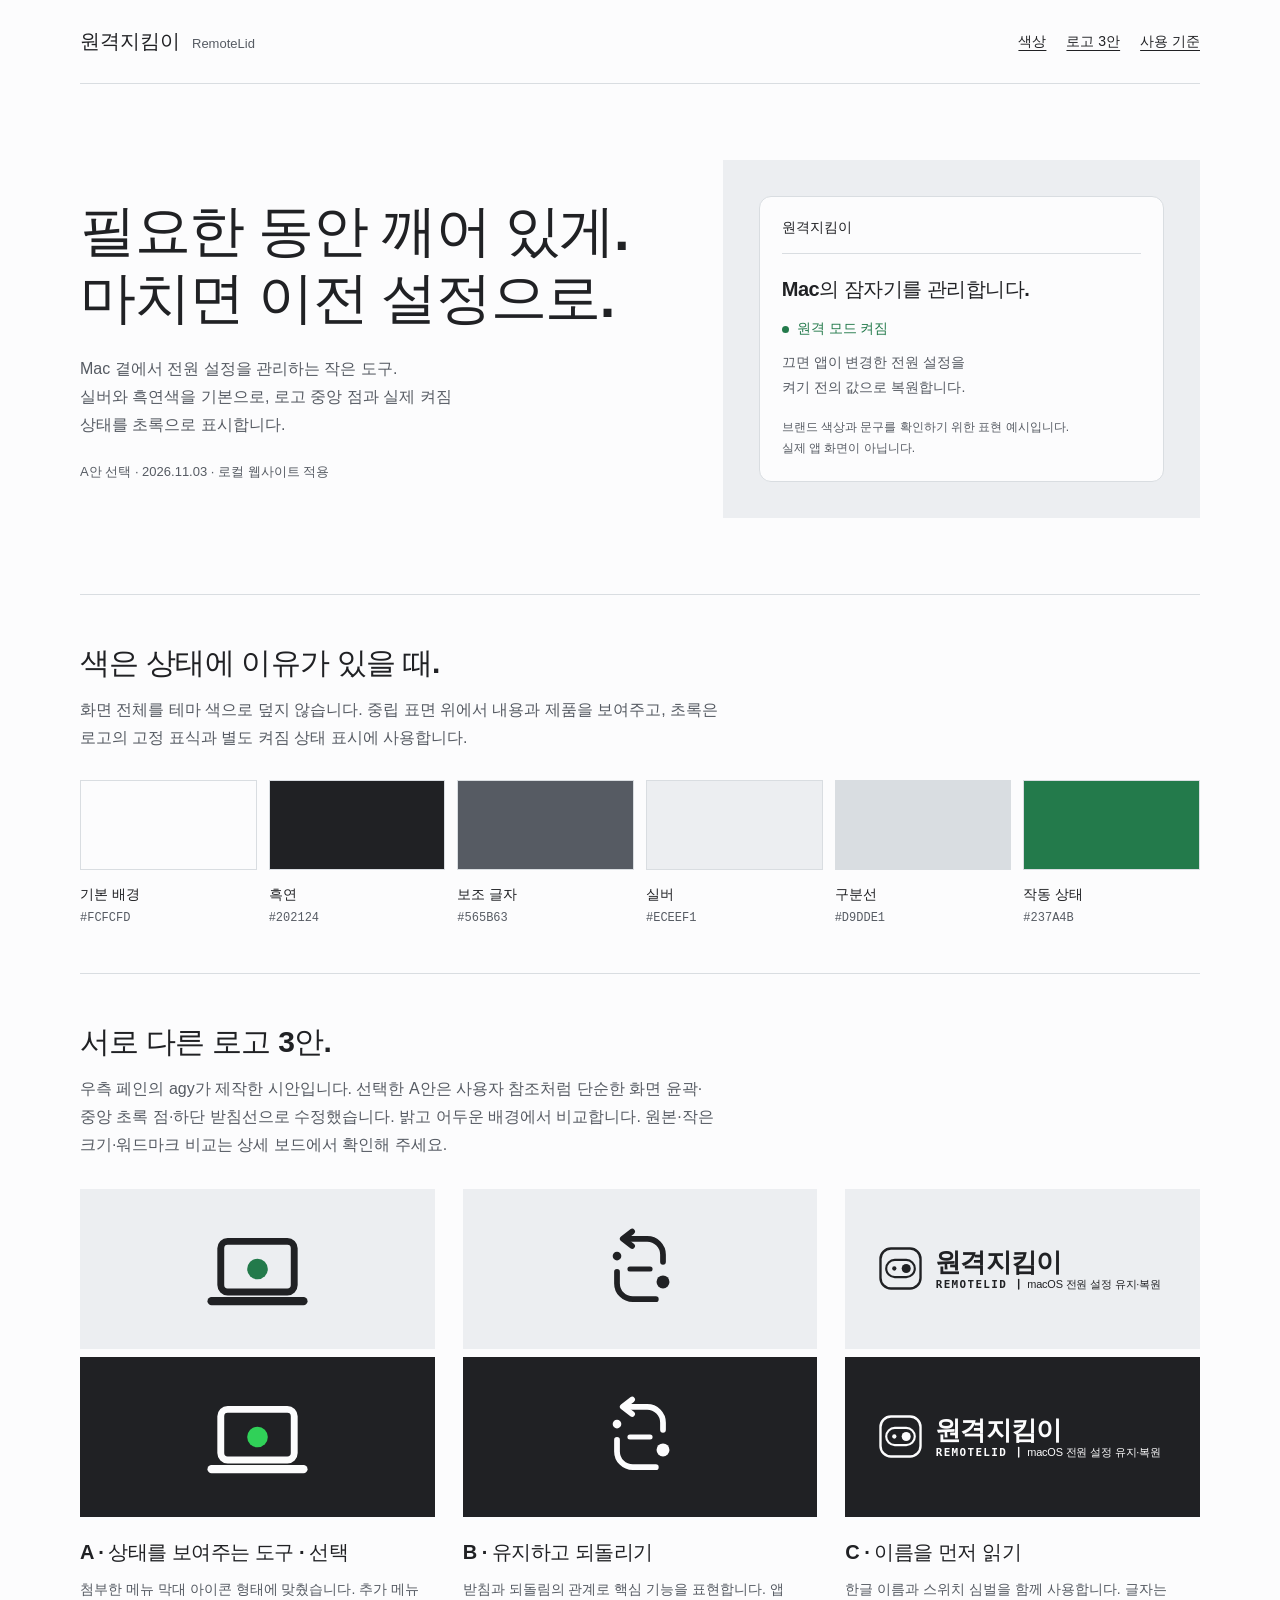
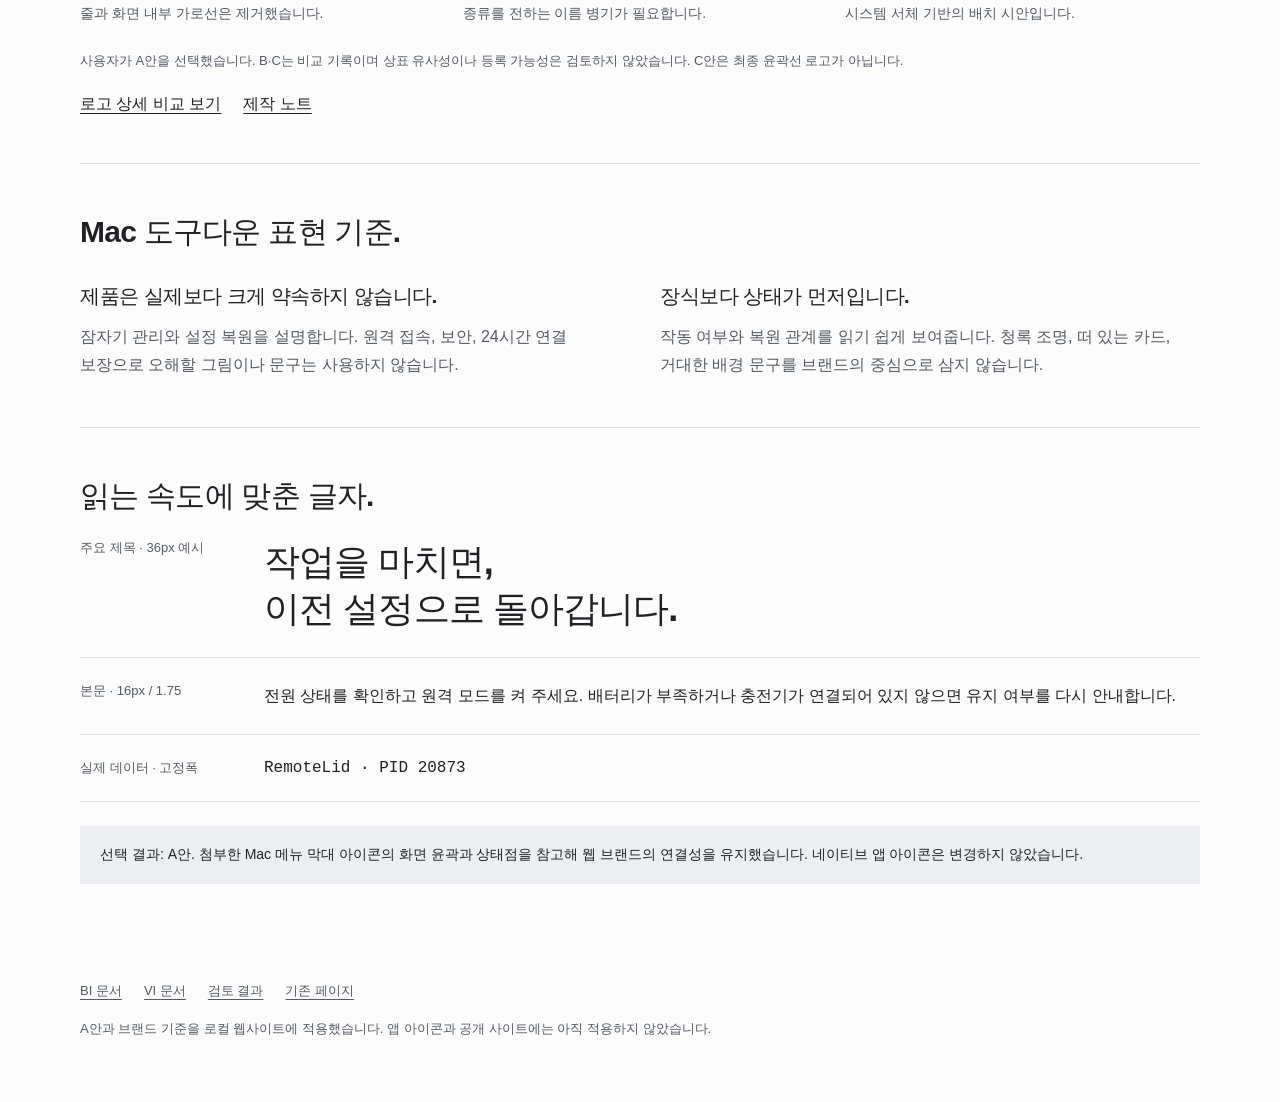
<file: docs/brand/preview.html>
<!doctype html>
<html lang="ko">
<head>
<meta charset="utf-8"><meta name="viewport" content="width=device-width,initial-scale=1">
<title>원격지킴이 · 브랜드 검토 보드</title>
<style>
:root{color-scheme:light;--canvas:#fcfcfd;--ink:#202124;--secondary:#565b63;--silver:#eceef1;--line:#d9dde1;--active:#237a4b;font-family:-apple-system,BlinkMacSystemFont,"Apple SD Gothic Neo","Malgun Gothic",sans-serif;color:var(--ink);background:var(--canvas);font-synthesis:none}
*{box-sizing:border-box}body{margin:0}a{color:inherit;text-underline-offset:4px}a:focus-visible{outline:2px solid var(--ink);outline-offset:4px}::selection{background:#d9dde1;color:#202124}h1,h2,h3,p{margin:0;word-break:keep-all;overflow-wrap:anywhere}p{line-height:1.75}h1,h2,h3{letter-spacing:-.025em}h1{font-size:clamp(34px,4.4vw,56px);line-height:1.2;font-weight:700}h2{font-size:30px;line-height:1.3}h3{font-size:20px;line-height:1.5}small{font-size:13px}.wrap{width:min(1120px,calc(100% - 48px));margin:auto}header{display:flex;justify-content:space-between;align-items:center;gap:24px;padding:28px 0;border-bottom:1px solid var(--line)}.name{font-size:20px;font-weight:700}.name span{font-size:13px;color:var(--secondary);font-weight:400;margin-left:12px}nav{display:flex;gap:20px;font-size:14px}.hero{display:grid;grid-template-columns:1.2fr 1fr;gap:70px;padding:76px 0;align-items:center}.hero p{margin-top:24px;max-width:44ch;color:var(--secondary)}.meta{display:block;margin-top:24px;color:var(--secondary)}.sample{background:var(--silver);padding:36px}.window{background:var(--canvas);border:1px solid var(--line);border-radius:12px;padding:22px}.window-title{font-size:14px;padding-bottom:16px;border-bottom:1px solid var(--line)}.window h3{margin-top:20px}.state{display:flex;align-items:center;gap:8px;font-size:14px;margin-top:16px;color:var(--active);font-weight:600}.dot{width:7px;height:7px;border-radius:50%;background:currentColor}.window p{font-size:14px;margin-top:12px}.window .hint{font-size:12px;margin-top:18px;color:var(--secondary)}section{padding:48px 0;border-top:1px solid var(--line);scroll-margin-top:24px}.intro{margin-top:14px;color:var(--secondary);max-width:72ch}.swatches{display:grid;grid-template-columns:repeat(6,1fr);margin-top:28px;gap:12px}.swatch-color{height:90px;border:1px solid var(--line);margin-bottom:12px}.swatches p{font-size:14px;font-weight:600}.swatches code{font-size:12px;color:var(--secondary)}.logos{display:grid;grid-template-columns:repeat(3,minmax(0,1fr));gap:28px;margin-top:30px}.logo-light,.logo-dark{display:flex;align-items:center;justify-content:center;height:160px;padding:24px}.logo-light{background:var(--silver)}.logo-dark{background:var(--ink);margin-top:8px}.logos img{max-width:100%;width:110px;height:92px;object-fit:contain}.logos .wordmark{width:100%;height:auto}.logos h3{margin-top:20px}.logos p{font-size:14px;color:var(--secondary);margin-top:10px}.logo-note{font-size:13px;color:var(--secondary);margin-top:24px}.principles{display:grid;grid-template-columns:1fr 1fr;gap:40px;margin-top:30px}.principles p{margin-top:12px;color:var(--secondary)}.type-example{display:grid;grid-template-columns:160px 1fr;gap:24px;padding:24px 0;border-bottom:1px solid var(--line)}.type-example:last-child{border:0}.type-label{font-size:13px;color:var(--secondary)}.display{font-size:36px;line-height:1.3;font-weight:700;letter-spacing:-.025em}.body{font-size:16px;line-height:1.75}footer{padding:28px 0 60px;color:var(--secondary);font-size:13px}.links{display:flex;gap:22px;flex-wrap:wrap;margin-top:22px}.callout{margin-top:24px;padding:20px;background:var(--silver);font-size:14px}code{font-family:ui-monospace,"SFMono-Regular",monospace} @media(max-width:760px){.hero{grid-template-columns:1fr;gap:32px;padding:44px 0}.wrap{width:calc(100% - 32px)}header{align-items:flex-start}.name span{display:block;margin:4px 0 0}nav{gap:12px;font-size:13px}.swatches{grid-template-columns:repeat(3,1fr)}.logos,.principles{grid-template-columns:1fr}.sample{padding:20px}.type-example{grid-template-columns:1fr;gap:10px}.display{font-size:30px}}
</style>
</head>
<body>
<div class="wrap">
<header><div class="name">원격지킴이<span>RemoteLid</span></div><nav aria-label="브랜드 보드"><a href="#colors">색상</a><a href="#logos">로고 3안</a><a href="#rules">사용 기준</a></nav></header>
<main>
<div class="hero"><div><h1>필요한 동안 깨어 있게.<br>마치면 이전 설정으로.</h1><p>Mac 곁에서 전원 설정을 관리하는 작은 도구.<br>실버와 흑연색을 기본으로, 로고 중앙 점과 실제 켜짐 상태를 초록으로 표시합니다.</p><small class="meta">A안 선택 · 2026.11.03 · 로컬 웹사이트 적용</small></div><div class="sample"><div class="window"><div class="window-title">원격지킴이</div><h3>Mac의 잠자기를 관리합니다.</h3><div class="state"><span class="dot" aria-hidden="true"></span>원격 모드 켜짐</div><p>끄면 앱이 변경한 전원 설정을<br>켜기 전의 값으로 복원합니다.</p><p class="hint">브랜드 색상과 문구를 확인하기 위한 표현 예시입니다. 실제 앱 화면이 아닙니다.</p></div></div></div>
<section id="colors"><h2>색은 상태에 이유가 있을 때.</h2><p class="intro">화면 전체를 테마 색으로 덮지 않습니다. 중립 표면 위에서 내용과 제품을 보여주고, 초록은 로고의 고정 표식과 별도 켜짐 상태 표시에 사용합니다.</p><div class="swatches">
<div><div class="swatch-color" style="background:#fcfcfd"></div><p>기본 배경</p><code>#FCFCFD</code></div>
<div><div class="swatch-color" style="background:#202124"></div><p>흑연</p><code>#202124</code></div>
<div><div class="swatch-color" style="background:#565b63"></div><p>보조 글자</p><code>#565B63</code></div>
<div><div class="swatch-color" style="background:#eceef1"></div><p>실버</p><code>#ECEEF1</code></div>
<div><div class="swatch-color" style="background:#d9dde1"></div><p>구분선</p><code>#D9DDE1</code></div>
<div><div class="swatch-color" style="background:#237a4b"></div><p>작동 상태</p><code>#237A4B</code></div>
</div></section>
<section id="logos"><h2>서로 다른 로고 3안.</h2><p class="intro">우측 페인의 agy가 제작한 시안입니다. 선택한 A안은 사용자 참조처럼 단순한 화면 윤곽·중앙 초록 점·하단 받침선으로 수정했습니다. 밝고 어두운 배경에서 비교합니다. 원본·작은 크기·워드마크 비교는 상세 보드에서 확인해 주세요.</p>
<div class="logos">
<article><div class="logo-light"><img src="logos/logo-a.svg" alt="수정 A안: 화면 윤곽과 중앙 초록 점"></div><div class="logo-dark"><img src="logos/logo-a-reverse.svg" alt="A안 밝은 반전"></div><h3>A · 상태를 보여주는 도구 · 선택</h3><p>첨부한 메뉴 막대 아이콘 형태에 맞췄습니다. 추가 메뉴 줄과 화면 내부 가로선은 제거했습니다.</p></article>
<article><div class="logo-light"><img src="logos/logo-b-mono.svg" alt="B안 단색: 유지와 복원 심벌"></div><div class="logo-dark"><img src="logos/logo-b-reverse.svg" alt="B안 밝은 반전"></div><h3>B · 유지하고 되돌리기</h3><p>받침과 되돌림의 관계로 핵심 기능을 표현합니다. 앱 종류를 전하는 이름 병기가 필요합니다.</p></article>
<article><div class="logo-light"><img class="wordmark" src="logos/logo-c-mono.svg" alt="C안 단색: 원격지킴이 한글 워드마크"></div><div class="logo-dark"><img class="wordmark" src="logos/logo-c-reverse.svg" alt="C안 밝은 반전"></div><h3>C · 이름을 먼저 읽기</h3><p>한글 이름과 스위치 심벌을 함께 사용합니다. 글자는 시스템 서체 기반의 배치 시안입니다.</p></article>
</div><p class="logo-note">사용자가 A안을 선택했습니다. B·C는 비교 기록이며 상표 유사성이나 등록 가능성은 검토하지 않았습니다. C안은 최종 윤곽선 로고가 아닙니다.</p><div class="links"><a href="logos/preview.html">로고 상세 비교 보기</a><a href="logos/NOTES.md">제작 노트</a></div></section>
<section id="rules"><h2>Mac 도구다운 표현 기준.</h2><div class="principles"><div><h3>제품은 실제보다 크게 약속하지 않습니다.</h3><p>잠자기 관리와 설정 복원을 설명합니다. 원격 접속, 보안, 24시간 연결 보장으로 오해할 그림이나 문구는 사용하지 않습니다.</p></div><div><h3>장식보다 상태가 먼저입니다.</h3><p>작동 여부와 복원 관계를 읽기 쉽게 보여줍니다. 청록 조명, 떠 있는 카드, 거대한 배경 문구를 브랜드의 중심으로 삼지 않습니다.</p></div></div></section>
<section><h2>읽는 속도에 맞춘 글자.</h2><div class="type-example"><span class="type-label">주요 제목 · 36px 예시</span><div class="display">작업을 마치면,<br>이전 설정으로 돌아갑니다.</div></div><div class="type-example"><span class="type-label">본문 · 16px / 1.75</span><p class="body">전원 상태를 확인하고 원격 모드를 켜 주세요. 배터리가 부족하거나 충전기가 연결되어 있지 않으면 유지 여부를 다시 안내합니다.</p></div><div class="type-example"><span class="type-label">실제 데이터 · 고정폭</span><code>RemoteLid · PID 20873</code></div><div class="callout">선택 결과: A안. 첨부한 Mac 메뉴 막대 아이콘의 화면 윤곽과 상태점을 참고해 웹 브랜드의 연결성을 유지했습니다. 네이티브 앱 아이콘은 변경하지 않았습니다.</div></section>
</main><footer><div class="links"><a href="BRAND.md">BI 문서</a><a href="DESIGN.md">VI 문서</a><a href="REVIEW.md">검토 결과</a><a href="../../website/index.html">기존 페이지</a></div><p style="margin-top:18px">A안과 브랜드 기준을 로컬 웹사이트에 적용했습니다. 앱 아이콘과 공개 사이트에는 아직 적용하지 않았습니다.</p></footer>
</div>
</body></html>
</file>
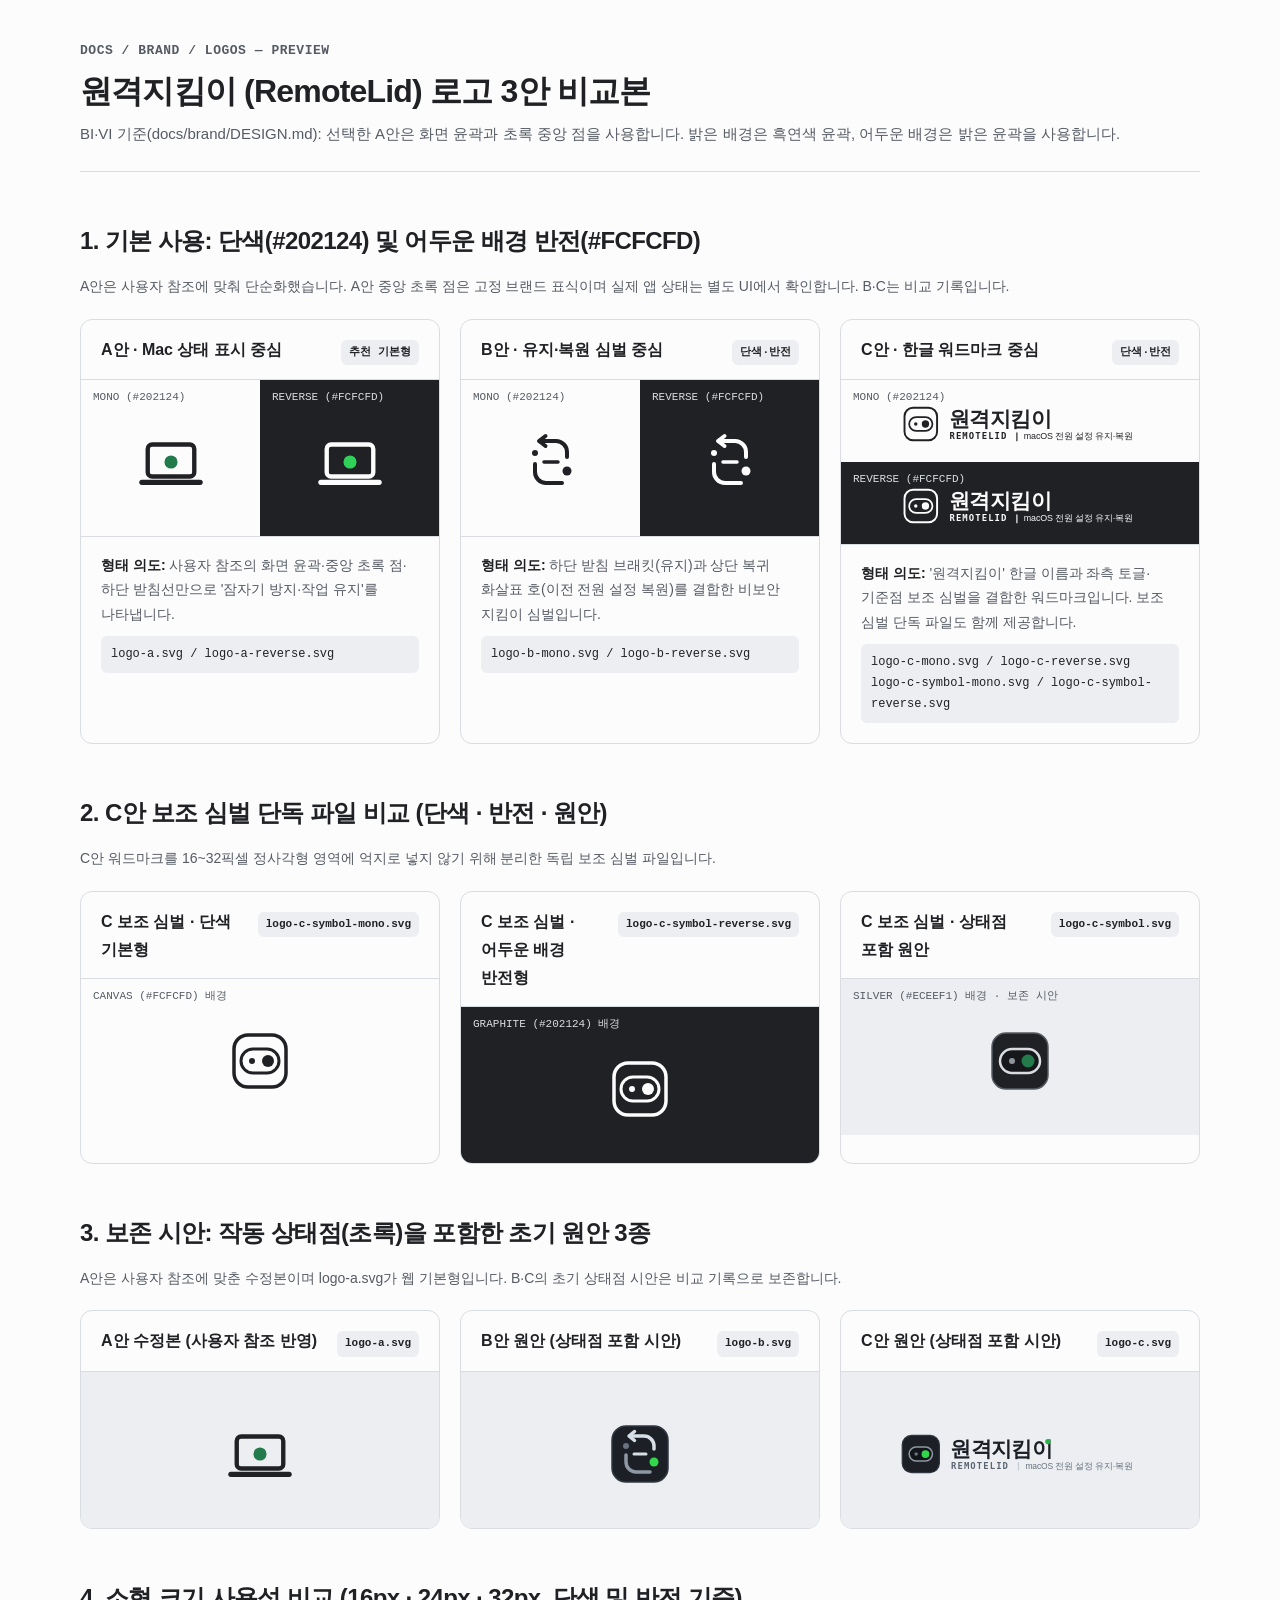
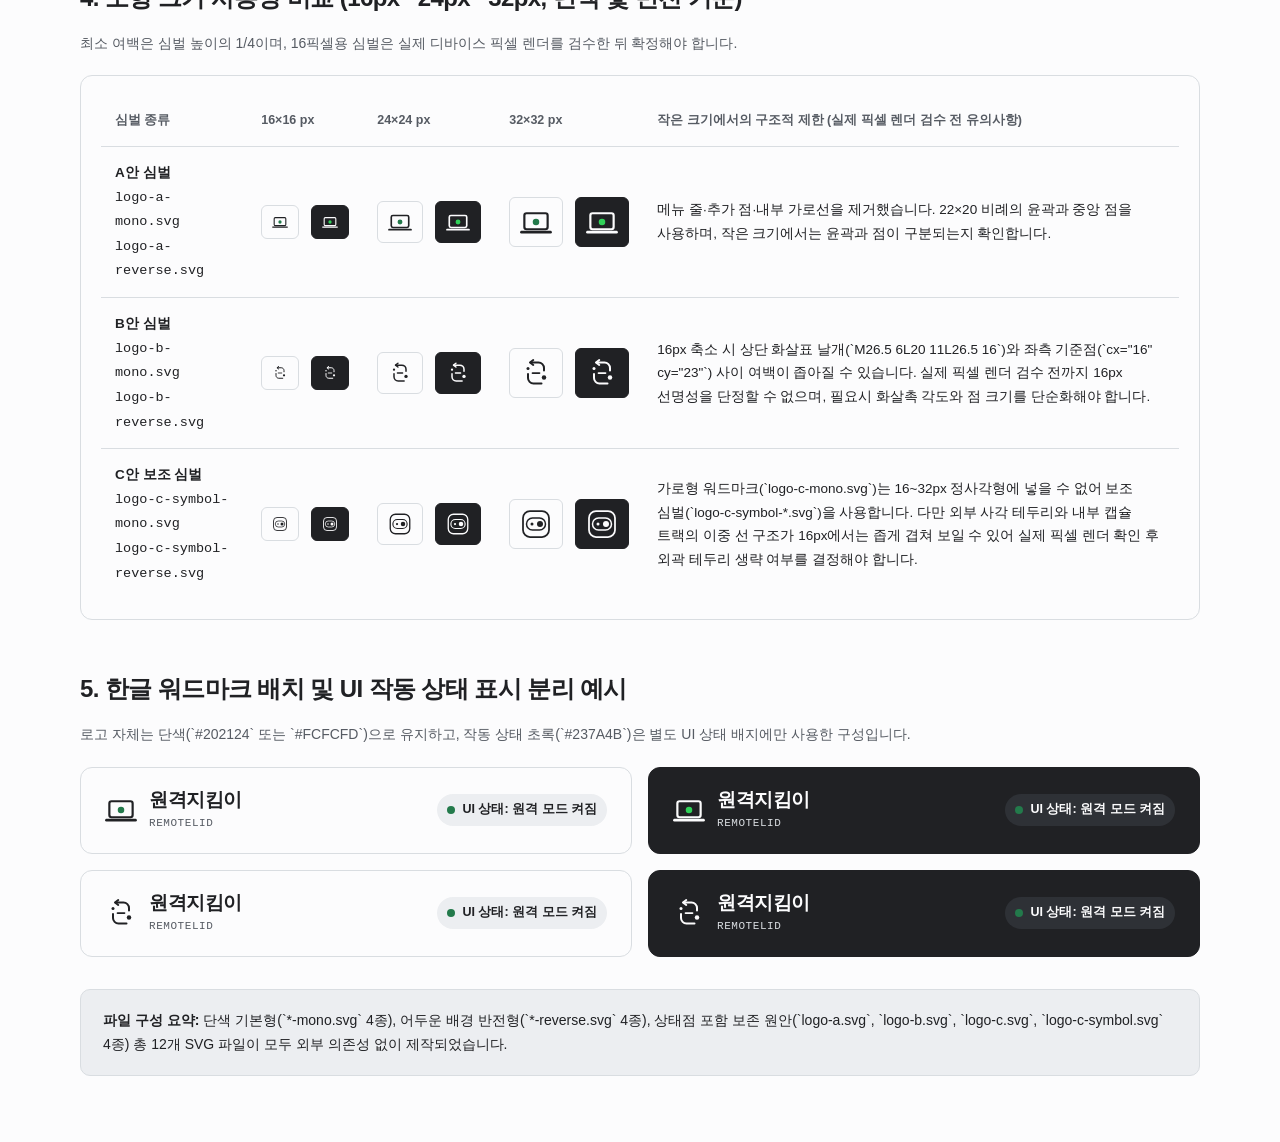
<file: docs/brand/logos/preview.html>
<!doctype html>
<html lang="ko">
<head>
  <meta charset="utf-8">
  <meta name="viewport" content="width=device-width, initial-scale=1">
  <title>원격지킴이 (RemoteLid) 로고 3안 비교본 — 단색·반전·원안</title>
  <style>
    :root {
      /* docs/brand/DESIGN.md 색상 토큰 준수 */
      --canvas: #FCFCFD;
      --graphite: #202124;
      --secondary: #565B63;
      --silver: #ECEEF1;
      --line: #D9DDE1;
      --active: #237A4B;
    }
    * { box-sizing: border-box; }
    body {
      margin: 0;
      padding: 40px 24px 80px;
      font-family: -apple-system, BlinkMacSystemFont, "Apple SD Gothic Neo", sans-serif;
      color: var(--graphite);
      background: var(--canvas);
      line-height: 1.75;
      font-size: 16px;
      word-break: keep-all;
    }
    .container {
      max-width: 1120px;
      margin: 0 auto;
    }
    header {
      border-bottom: 1px solid var(--line);
      padding-bottom: 24px;
      margin-bottom: 36px;
    }
    .eyebrow {
      font-family: ui-monospace, "SFMono-Regular", monospace;
      font-size: 13px;
      font-weight: 600;
      color: var(--secondary);
      letter-spacing: 0.04em;
      margin: 0 0 8px;
    }
    h1 {
      margin: 0 0 10px;
      font-size: 32px;
      font-weight: 700;
      letter-spacing: -0.025em;
      line-height: 1.25;
    }
    header p {
      margin: 0;
      color: var(--secondary);
      font-size: 15px;
    }
    .section-title {
      font-size: 24px;
      font-weight: 700;
      margin: 48px 0 12px;
      letter-spacing: -0.025em;
    }
    .section-desc {
      margin: 0 0 20px;
      font-size: 14px;
      color: var(--secondary);
    }
    .grid-3 {
      display: grid;
      grid-template-columns: repeat(3, minmax(0, 1fr));
      gap: 20px;
    }
    @media (max-width: 920px) {
      .grid-3 { grid-template-columns: 1fr; }
    }
    .card {
      background: var(--canvas);
      border: 1px solid var(--line);
      border-radius: 12px;
      overflow: hidden;
      display: flex;
      flex-direction: column;
    }
    .card-header {
      padding: 16px 20px 14px;
      border-bottom: 1px solid var(--line);
      display: flex;
      justify-content: space-between;
      align-items: baseline;
      gap: 10px;
    }
    .card-header h3 {
      margin: 0;
      font-size: 16px;
      font-weight: 700;
    }
    .badge {
      font-family: ui-monospace, "SFMono-Regular", monospace;
      font-size: 11px;
      padding: 3px 8px;
      border-radius: 6px;
      background: var(--silver);
      color: var(--graphite);
      font-weight: 600;
      white-space: nowrap;
    }
    .stage-pair {
      display: grid;
      grid-template-columns: 1fr 1fr;
      border-bottom: 1px solid var(--line);
    }
    .stage-stack {
      display: grid;
      grid-template-rows: 1fr 1fr;
      border-bottom: 1px solid var(--line);
    }
    .stage {
      min-height: 156px;
      display: flex;
      flex-direction: column;
      align-items: center;
      justify-content: center;
      padding: 28px 16px 20px;
      position: relative;
    }
    .stage.light {
      background: var(--canvas);
      color: var(--graphite);
    }
    .stage.silver {
      background: var(--silver);
      color: var(--graphite);
    }
    .stage.dark {
      background: var(--graphite);
      color: var(--canvas);
    }
    .stage-label {
      position: absolute;
      top: 8px;
      left: 12px;
      font-family: ui-monospace, "SFMono-Regular", monospace;
      font-size: 11px;
      color: var(--secondary);
    }
    .stage.dark .stage-label {
      color: #D9DDE1;
    }
    .card-body {
      padding: 16px 20px 20px;
      font-size: 14px;
      color: var(--secondary);
      flex: 1;
    }
    .card-body p {
      margin: 0 0 8px;
    }
    .card-body p:last-child {
      margin-bottom: 0;
    }
    .card-body strong {
      color: var(--graphite);
    }
    .file-list {
      font-family: ui-monospace, "SFMono-Regular", monospace;
      font-size: 12px;
      color: var(--graphite);
      background: var(--silver);
      padding: 8px 10px;
      border-radius: 6px;
      margin-top: 10px;
    }
    /* 크기별 심벌 검증 표 */
    .size-panel {
      background: var(--canvas);
      border: 1px solid var(--line);
      border-radius: 12px;
      padding: 20px;
      overflow-x: auto;
    }
    .size-table {
      width: 100%;
      border-collapse: collapse;
      font-size: 13.5px;
    }
    .size-table th, .size-table td {
      padding: 14px 14px;
      border-bottom: 1px solid var(--line);
      text-align: left;
      vertical-align: middle;
    }
    .size-table th {
      font-weight: 600;
      color: var(--secondary);
      font-size: 12.5px;
    }
    .size-table tr:last-child td {
      border-bottom: none;
    }
    .size-cell {
      display: inline-flex;
      align-items: center;
      gap: 12px;
    }
    .swatch {
      display: inline-flex;
      align-items: center;
      justify-content: center;
      padding: 8px 10px;
      border-radius: 6px;
      gap: 8px;
    }
    .swatch.light {
      background: var(--canvas);
      border: 1px solid var(--line);
    }
    .swatch.dark {
      background: var(--graphite);
      border: 1px solid var(--graphite);
    }
    /* 워드마크 조합 및 UI 상태 분리 시연 */
    .lockup-grid {
      display: grid;
      grid-template-columns: 1fr 1fr;
      gap: 16px;
    }
    @media (max-width: 760px) {
      .lockup-grid { grid-template-columns: 1fr; }
    }
    .lockup-box {
      padding: 20px 24px;
      border-radius: 12px;
      border: 1px solid var(--line);
      display: flex;
      align-items: center;
      justify-content: space-between;
      gap: 16px;
    }
    .lockup-box.light {
      background: var(--canvas);
      color: var(--graphite);
    }
    .lockup-box.dark {
      background: var(--graphite);
      color: var(--canvas);
      border-color: var(--graphite);
    }
    .brand-lockup {
      display: inline-flex;
      align-items: center;
      gap: 12px;
    }
    .brand-text-ko {
      font-size: 19px;
      font-weight: 700;
      letter-spacing: -0.025em;
      line-height: 1.25;
    }
    .brand-text-en {
      display: block;
      font-family: ui-monospace, "SFMono-Regular", monospace;
      font-size: 11px;
      font-weight: 500;
      letter-spacing: 0.05em;
      color: var(--secondary);
      margin-top: 2px;
    }
    .lockup-box.dark .brand-text-en {
      color: #D9DDE1;
    }
    .ui-status-pill {
      display: inline-flex;
      align-items: center;
      gap: 7px;
      font-size: 12.5px;
      font-weight: 600;
      padding: 5px 10px;
      border-radius: 999px;
      background: var(--silver);
      color: var(--graphite);
    }
    .lockup-box.dark .ui-status-pill {
      background: #2E3136;
      color: var(--canvas);
    }
    .ui-status-dot {
      width: 8px;
      height: 8px;
      border-radius: 50%;
      background: var(--active);
    }
    .note-banner {
      margin-top: 32px;
      padding: 18px 22px;
      background: var(--silver);
      border: 1px solid var(--line);
      border-radius: 10px;
      font-size: 14px;
      color: var(--graphite);
    }
  </style>
</head>
<body>
  <div class="container">
    <header>
      <p class="eyebrow">DOCS / BRAND / LOGOS — PREVIEW</p>
      <h1>원격지킴이 (RemoteLid) 로고 3안 비교본</h1>
      <p>BI·VI 기준(docs/brand/DESIGN.md): 선택한 A안은 화면 윤곽과 초록 중앙 점을 사용합니다. 밝은 배경은 흑연색 윤곽, 어두운 배경은 밝은 윤곽을 사용합니다.</p>
    </header>

    <h2 class="section-title">1. 기본 사용: 단색(#202124) 및 어두운 배경 반전(#FCFCFD)</h2>
    <p class="section-desc">A안은 사용자 참조에 맞춰 단순화했습니다. A안 중앙 초록 점은 고정 브랜드 표식이며 실제 앱 상태는 별도 UI에서 확인합니다. B·C는 비교 기록입니다.</p>
    <div class="grid-3">
      <!-- A안 단색/반전 -->
      <article class="card">
        <div class="card-header">
          <h3>A안 · Mac 상태 표시 중심</h3>
          <span class="badge">추천 기본형</span>
        </div>
        <div class="stage-pair">
          <div class="stage light">
            <span class="stage-label">MONO (#202124)</span>
            <img src="logo-a.svg" width="64" height="64" alt="수정 A안 기본형">
          </div>
          <div class="stage dark">
            <span class="stage-label">REVERSE (#FCFCFD)</span>
            <img src="logo-a-reverse.svg" width="64" height="64" alt="로고 A안 반전형">
          </div>
        </div>
        <div class="card-body">
          <p><strong>형태 의도:</strong> 사용자 참조의 화면 윤곽·중앙 초록 점·하단 받침선만으로 '잠자기 방지·작업 유지'를 나타냅니다.</p>
          <div class="file-list">logo-a.svg / logo-a-reverse.svg</div>
        </div>
      </article>

      <!-- B안 단색/반전 -->
      <article class="card">
        <div class="card-header">
          <h3>B안 · 유지·복원 심벌 중심</h3>
          <span class="badge">단색·반전</span>
        </div>
        <div class="stage-pair">
          <div class="stage light">
            <span class="stage-label">MONO (#202124)</span>
            <img src="logo-b-mono.svg" width="64" height="64" alt="로고 B안 단색 기본형">
          </div>
          <div class="stage dark">
            <span class="stage-label">REVERSE (#FCFCFD)</span>
            <img src="logo-b-reverse.svg" width="64" height="64" alt="로고 B안 반전형">
          </div>
        </div>
        <div class="card-body">
          <p><strong>형태 의도:</strong> 하단 받침 브래킷(유지)과 상단 복귀 화살표 호(이전 전원 설정 복원)를 결합한 비보안 지킴이 심벌입니다.</p>
          <div class="file-list">logo-b-mono.svg / logo-b-reverse.svg</div>
        </div>
      </article>

      <!-- C안 단색/반전 -->
      <article class="card">
        <div class="card-header">
          <h3>C안 · 한글 워드마크 중심</h3>
          <span class="badge">단색·반전</span>
        </div>
        <div class="stage-stack">
          <div class="stage light" style="min-height: 78px; padding: 16px 12px 10px;">
            <span class="stage-label">MONO (#202124)</span>
            <img src="logo-c-mono.svg" width="248" height="56" alt="로고 C안 단색 기본형">
          </div>
          <div class="stage dark" style="min-height: 78px; padding: 16px 12px 10px;">
            <span class="stage-label">REVERSE (#FCFCFD)</span>
            <img src="logo-c-reverse.svg" width="248" height="56" alt="로고 C안 반전형">
          </div>
        </div>
        <div class="card-body">
          <p><strong>형태 의도:</strong> '원격지킴이' 한글 이름과 좌측 토글·기준점 보조 심벌을 결합한 워드마크입니다. 보조 심벌 단독 파일도 함께 제공합니다.</p>
          <div class="file-list">logo-c-mono.svg / logo-c-reverse.svg<br>logo-c-symbol-mono.svg / logo-c-symbol-reverse.svg</div>
        </div>
      </article>
    </div>

    <h2 class="section-title">2. C안 보조 심벌 단독 파일 비교 (단색 · 반전 · 원안)</h2>
    <p class="section-desc">C안 워드마크를 16~32픽셀 정사각형 영역에 억지로 넣지 않기 위해 분리한 독립 보조 심벌 파일입니다.</p>
    <div class="grid-3">
      <article class="card">
        <div class="card-header">
          <h3>C 보조 심벌 · 단색 기본형</h3>
          <span class="badge">logo-c-symbol-mono.svg</span>
        </div>
        <div class="stage light">
          <span class="stage-label">CANVAS (#FCFCFD) 배경</span>
          <img src="logo-c-symbol-mono.svg" width="64" height="64" alt="C안 보조 심벌 단색 기본형">
        </div>
      </article>
      <article class="card">
        <div class="card-header">
          <h3>C 보조 심벌 · 어두운 배경 반전형</h3>
          <span class="badge">logo-c-symbol-reverse.svg</span>
        </div>
        <div class="stage dark">
          <span class="stage-label">GRAPHITE (#202124) 배경</span>
          <img src="logo-c-symbol-reverse.svg" width="64" height="64" alt="C안 보조 심벌 반전형">
        </div>
      </article>
      <article class="card">
        <div class="card-header">
          <h3>C 보조 심벌 · 상태점 포함 원안</h3>
          <span class="badge">logo-c-symbol.svg</span>
        </div>
        <div class="stage silver">
          <span class="stage-label">SILVER (#ECEEF1) 배경 · 보존 시안</span>
          <img src="logo-c-symbol.svg" width="64" height="64" alt="C안 보조 심벌 원안">
        </div>
      </article>
    </div>

    <h2 class="section-title">3. 보존 시안: 작동 상태점(초록)을 포함한 초기 원안 3종</h2>
    <p class="section-desc">A안은 사용자 참조에 맞춘 수정본이며 logo-a.svg가 웹 기본형입니다. B·C의 초기 상태점 시안은 비교 기록으로 보존합니다.</p>
    <div class="grid-3">
      <article class="card">
        <div class="card-header">
          <h3>A안 수정본 (사용자 참조 반영)</h3>
          <span class="badge">logo-a.svg</span>
        </div>
        <div class="stage silver">
          <img src="logo-a.svg" width="64" height="64" alt="로고 A안 원안">
        </div>
      </article>
      <article class="card">
        <div class="card-header">
          <h3>B안 원안 (상태점 포함 시안)</h3>
          <span class="badge">logo-b.svg</span>
        </div>
        <div class="stage silver">
          <img src="logo-b.svg" width="64" height="64" alt="로고 B안 원안">
        </div>
      </article>
      <article class="card">
        <div class="card-header">
          <h3>C안 원안 (상태점 포함 시안)</h3>
          <span class="badge">logo-c.svg</span>
        </div>
        <div class="stage silver">
          <img src="logo-c.svg" width="248" height="56" alt="로고 C안 원안">
        </div>
      </article>
    </div>

    <h2 class="section-title">4. 소형 크기 사용성 비교 (16px · 24px · 32px, 단색 및 반전 기준)</h2>
    <p class="section-desc">최소 여백은 심벌 높이의 1/4이며, 16픽셀용 심벌은 실제 디바이스 픽셀 렌더를 검수한 뒤 확정해야 합니다.</p>
    <div class="size-panel">
      <table class="size-table">
        <thead>
          <tr>
            <th>심벌 종류</th>
            <th>16×16 px</th>
            <th>24×24 px</th>
            <th>32×32 px</th>
            <th>작은 크기에서의 구조적 제한 (실제 픽셀 렌더 검수 전 유의사항)</th>
          </tr>
        </thead>
        <tbody>
          <tr>
            <td><strong>A안 심벌</strong><br><code>logo-a-mono.svg</code><br><code>logo-a-reverse.svg</code></td>
            <td>
              <div class="size-cell">
                <span class="swatch light"><img src="logo-a.svg" width="16" height="16" alt="수정 A안 기본형 16px"></span>
                <span class="swatch dark"><img src="logo-a-reverse.svg" width="16" height="16" alt="A안 반전 16px"></span>
              </div>
            </td>
            <td>
              <div class="size-cell">
                <span class="swatch light"><img src="logo-a.svg" width="24" height="24" alt="수정 A안 기본형 24px"></span>
                <span class="swatch dark"><img src="logo-a-reverse.svg" width="24" height="24" alt="A안 반전 24px"></span>
              </div>
            </td>
            <td>
              <div class="size-cell">
                <span class="swatch light"><img src="logo-a.svg" width="32" height="32" alt="수정 A안 기본형 32px"></span>
                <span class="swatch dark"><img src="logo-a-reverse.svg" width="32" height="32" alt="A안 반전 32px"></span>
              </div>
            </td>
            <td>메뉴 줄·추가 점·내부 가로선을 제거했습니다. 22×20 비례의 윤곽과 중앙 점을 사용하며, 작은 크기에서는 윤곽과 점이 구분되는지 확인합니다.</td>
          </tr>
          <tr>
            <td><strong>B안 심벌</strong><br><code>logo-b-mono.svg</code><br><code>logo-b-reverse.svg</code></td>
            <td>
              <div class="size-cell">
                <span class="swatch light"><img src="logo-b-mono.svg" width="16" height="16" alt="B안 단색 16px"></span>
                <span class="swatch dark"><img src="logo-b-reverse.svg" width="16" height="16" alt="B안 반전 16px"></span>
              </div>
            </td>
            <td>
              <div class="size-cell">
                <span class="swatch light"><img src="logo-b-mono.svg" width="24" height="24" alt="B안 단색 24px"></span>
                <span class="swatch dark"><img src="logo-b-reverse.svg" width="24" height="24" alt="B안 반전 24px"></span>
              </div>
            </td>
            <td>
              <div class="size-cell">
                <span class="swatch light"><img src="logo-b-mono.svg" width="32" height="32" alt="B안 단색 32px"></span>
                <span class="swatch dark"><img src="logo-b-reverse.svg" width="32" height="32" alt="B안 반전 32px"></span>
              </div>
            </td>
            <td>16px 축소 시 상단 화살표 날개(`M26.5 6L20 11L26.5 16`)와 좌측 기준점(`cx="16" cy="23"`) 사이 여백이 좁아질 수 있습니다. 실제 픽셀 렌더 검수 전까지 16px 선명성을 단정할 수 없으며, 필요시 화살촉 각도와 점 크기를 단순화해야 합니다.</td>
          </tr>
          <tr>
            <td><strong>C안 보조 심벌</strong><br><code>logo-c-symbol-mono.svg</code><br><code>logo-c-symbol-reverse.svg</code></td>
            <td>
              <div class="size-cell">
                <span class="swatch light"><img src="logo-c-symbol-mono.svg" width="16" height="16" alt="C 보조 심벌 단색 16px"></span>
                <span class="swatch dark"><img src="logo-c-symbol-reverse.svg" width="16" height="16" alt="C 보조 심벌 반전 16px"></span>
              </div>
            </td>
            <td>
              <div class="size-cell">
                <span class="swatch light"><img src="logo-c-symbol-mono.svg" width="24" height="24" alt="C 보조 심벌 단색 24px"></span>
                <span class="swatch dark"><img src="logo-c-symbol-reverse.svg" width="24" height="24" alt="C 보조 심벌 반전 24px"></span>
              </div>
            </td>
            <td>
              <div class="size-cell">
                <span class="swatch light"><img src="logo-c-symbol-mono.svg" width="32" height="32" alt="C 보조 심벌 단색 32px"></span>
                <span class="swatch dark"><img src="logo-c-symbol-reverse.svg" width="32" height="32" alt="C 보조 심벌 반전 32px"></span>
              </div>
            </td>
            <td>가로형 워드마크(`logo-c-mono.svg`)는 16~32px 정사각형에 넣을 수 없어 보조 심벌(`logo-c-symbol-*.svg`)을 사용합니다. 다만 외부 사각 테두리와 내부 캡슐 트랙의 이중 선 구조가 16px에서는 좁게 겹쳐 보일 수 있어 실제 픽셀 렌더 확인 후 외곽 테두리 생략 여부를 결정해야 합니다.</td>
          </tr>
        </tbody>
      </table>
    </div>

    <h2 class="section-title">5. 한글 워드마크 배치 및 UI 작동 상태 표시 분리 예시</h2>
    <p class="section-desc">로고 자체는 단색(`#202124` 또는 `#FCFCFD`)으로 유지하고, 작동 상태 초록(`#237A4B`)은 별도 UI 상태 배지에만 사용한 구성입니다.</p>
    <div class="lockup-grid">
      <div class="lockup-box light">
        <div class="brand-lockup">
          <img src="logo-a.svg" width="32" height="32" alt="">
          <div>
            <div class="brand-text-ko">원격지킴이</div>
            <span class="brand-text-en">REMOTELID</span>
          </div>
        </div>
        <span class="ui-status-pill"><span class="ui-status-dot" aria-hidden="true"></span>UI 상태: 원격 모드 켜짐</span>
      </div>
      <div class="lockup-box dark">
        <div class="brand-lockup">
          <img src="logo-a-reverse.svg" width="32" height="32" alt="">
          <div>
            <div class="brand-text-ko">원격지킴이</div>
            <span class="brand-text-en">REMOTELID</span>
          </div>
        </div>
        <span class="ui-status-pill"><span class="ui-status-dot" aria-hidden="true"></span>UI 상태: 원격 모드 켜짐</span>
      </div>
      <div class="lockup-box light">
        <div class="brand-lockup">
          <img src="logo-b-mono.svg" width="32" height="32" alt="">
          <div>
            <div class="brand-text-ko">원격지킴이</div>
            <span class="brand-text-en">REMOTELID</span>
          </div>
        </div>
        <span class="ui-status-pill"><span class="ui-status-dot" aria-hidden="true"></span>UI 상태: 원격 모드 켜짐</span>
      </div>
      <div class="lockup-box dark">
        <div class="brand-lockup">
          <img src="logo-b-reverse.svg" width="32" height="32" alt="">
          <div>
            <div class="brand-text-ko">원격지킴이</div>
            <span class="brand-text-en">REMOTELID</span>
          </div>
        </div>
        <span class="ui-status-pill"><span class="ui-status-dot" aria-hidden="true"></span>UI 상태: 원격 모드 켜짐</span>
      </div>
    </div>

    <div class="note-banner">
      <strong>파일 구성 요약:</strong> 단색 기본형(`*-mono.svg` 4종), 어두운 배경 반전형(`*-reverse.svg` 4종), 상태점 포함 보존 원안(`logo-a.svg`, `logo-b.svg`, `logo-c.svg`, `logo-c-symbol.svg` 4종) 총 12개 SVG 파일이 모두 외부 의존성 없이 제작되었습니다.
    </div>
  </div>
</body>
</html>
</file>
